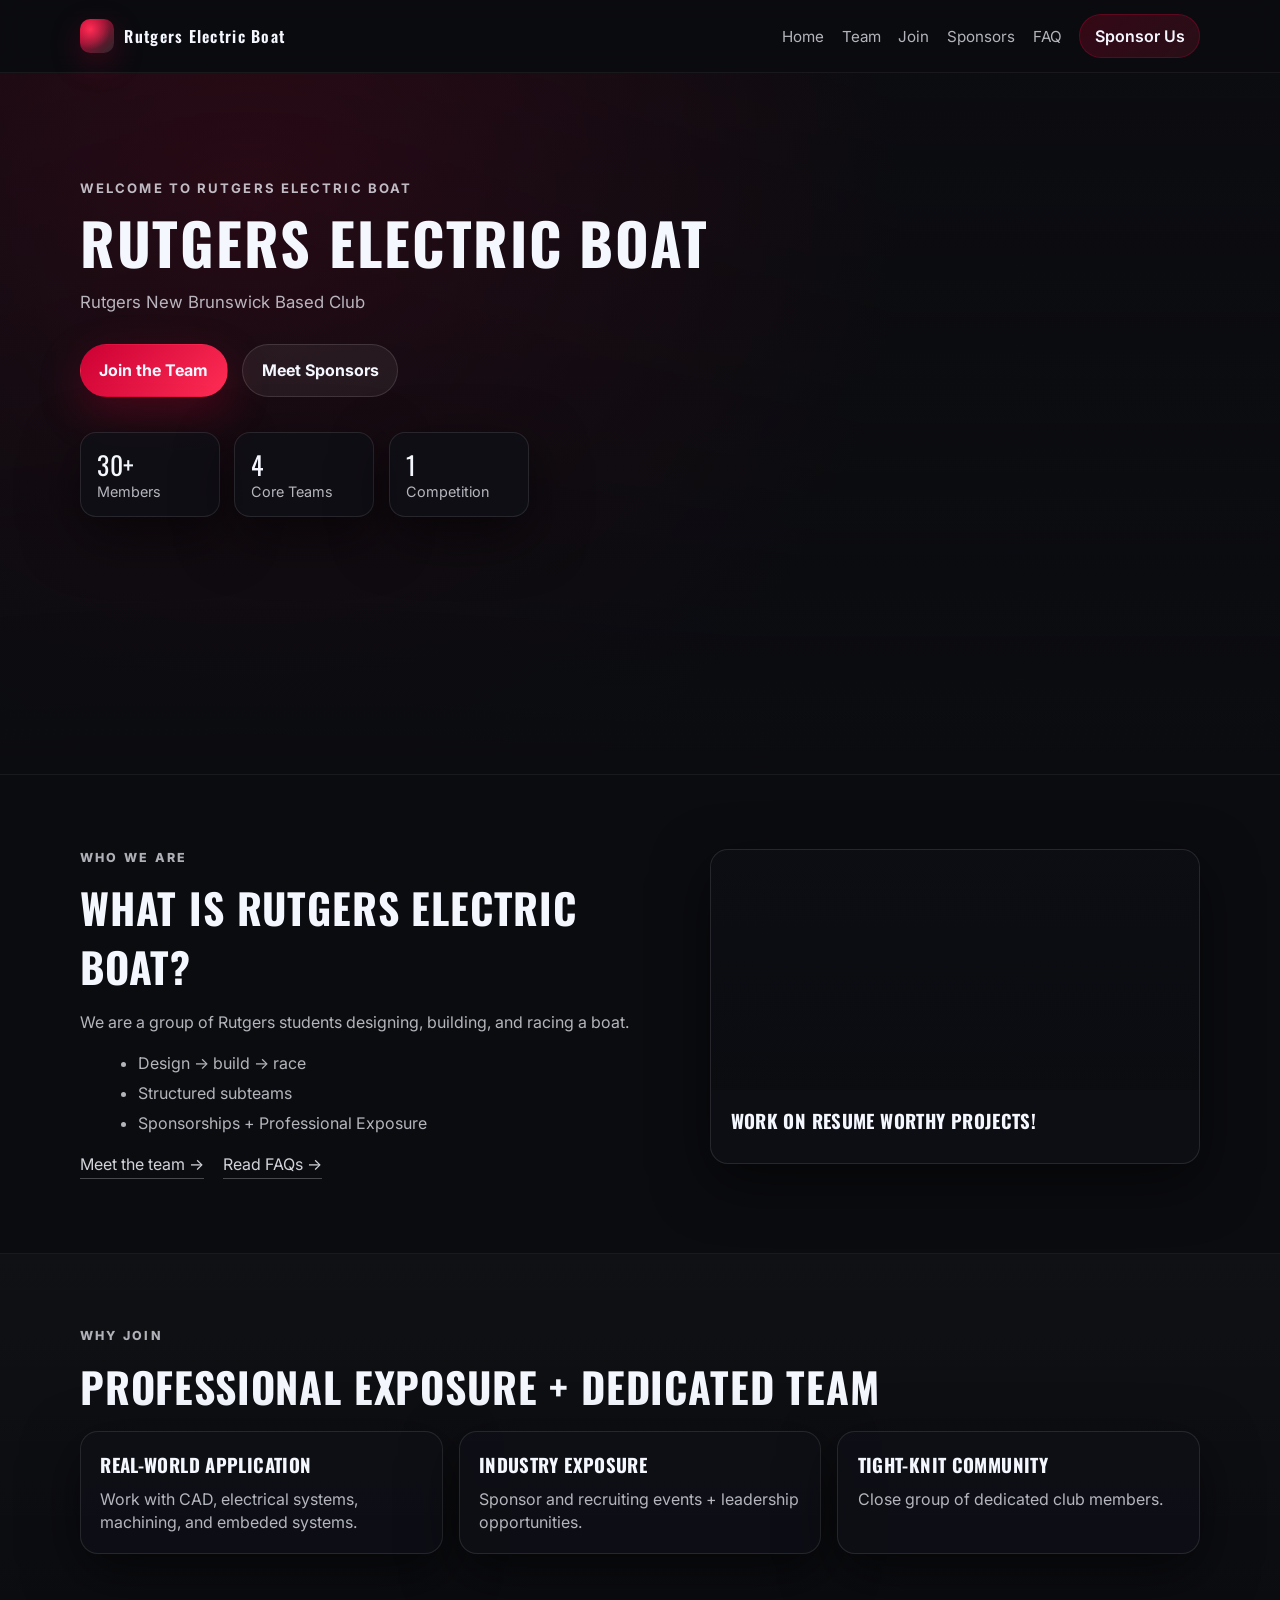
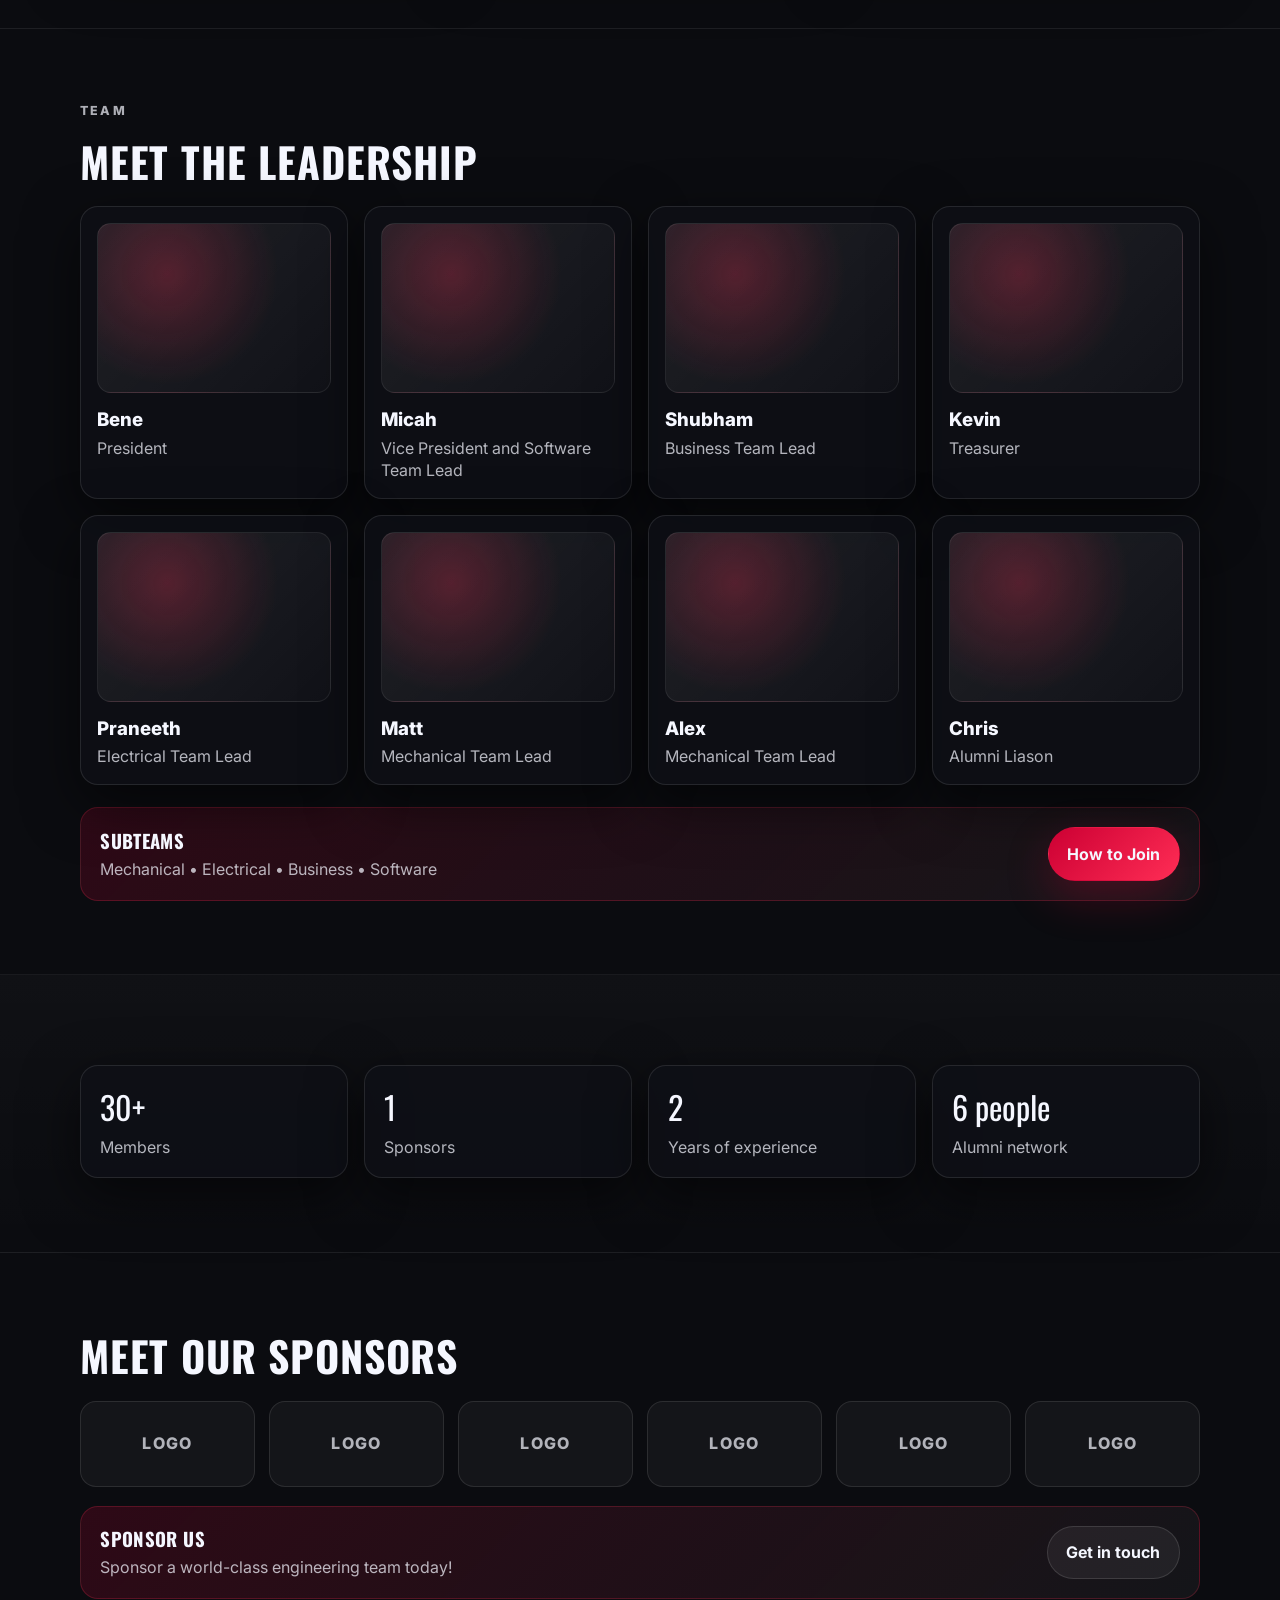
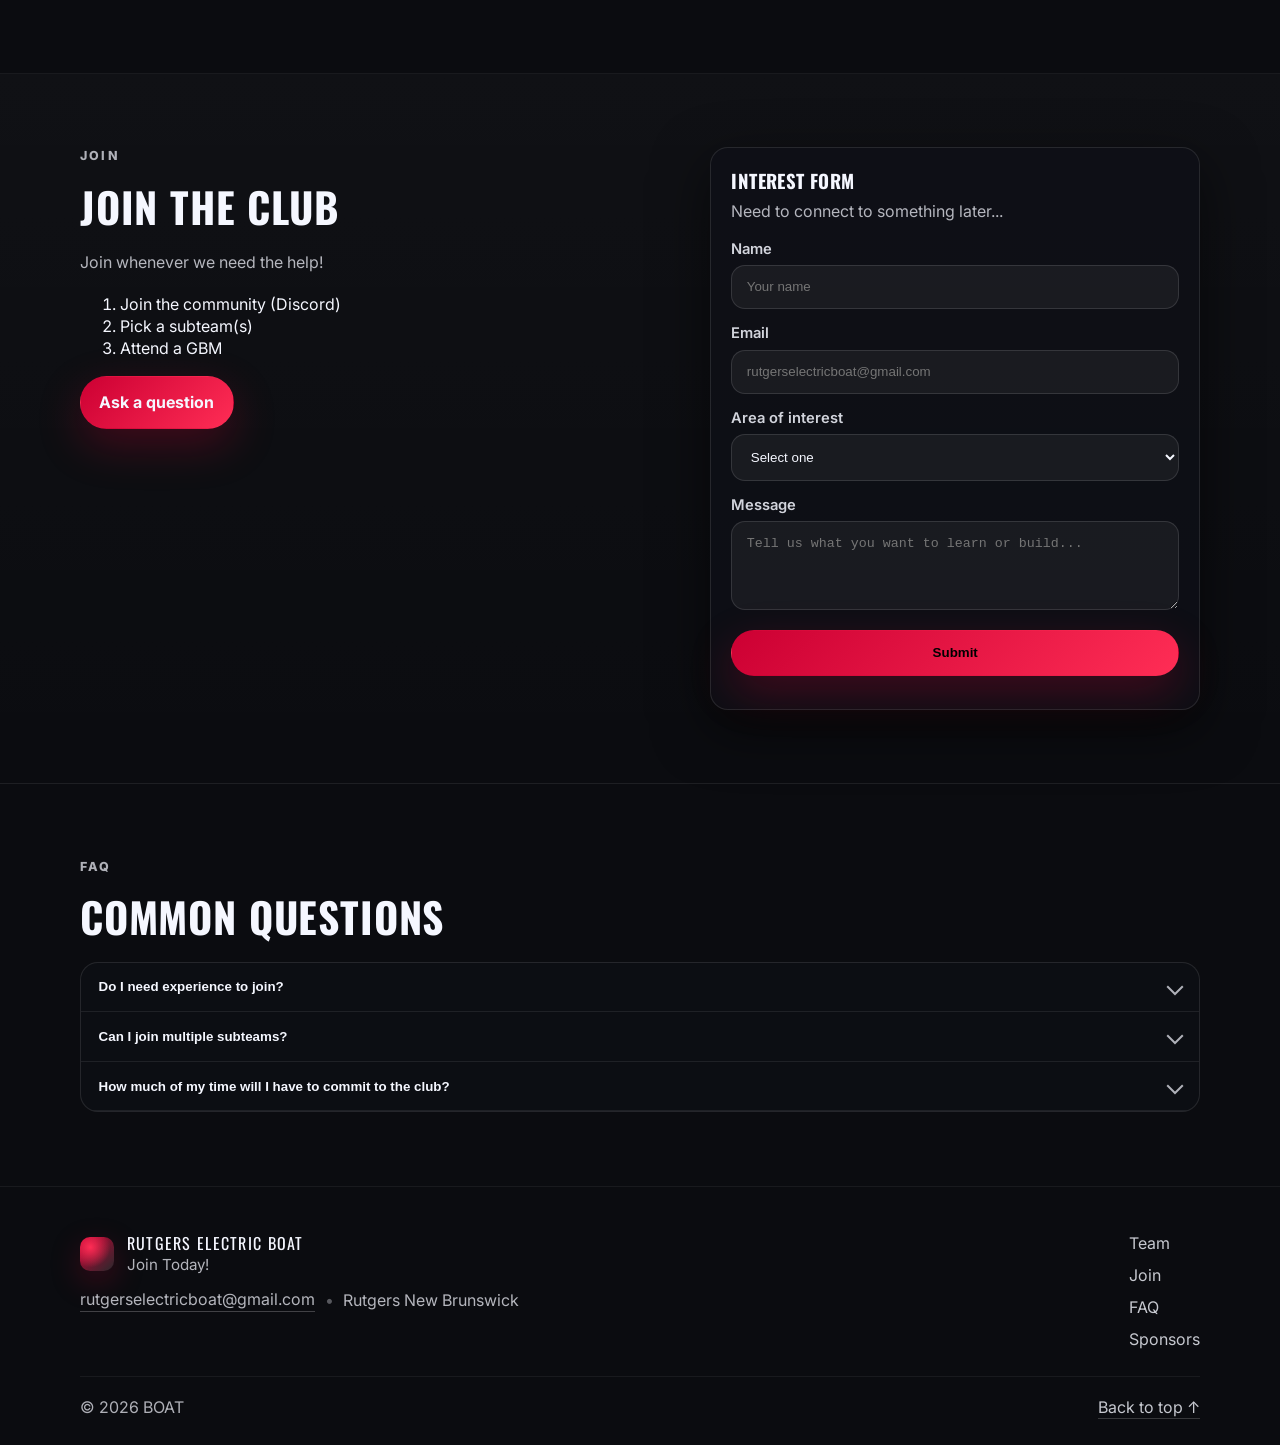
<file: index.html>
<!doctype html>
<html lang="en">
<head>
  <meta charset="utf-8" />
  <meta name="viewport" content="width=device-width,initial-scale=1" />
  <title>Rutgers Electric Boat</title>
  <meta name="description" content="Rutgers Electric Boat Club Website" />
  <link rel="preconnect" href="https://fonts.googleapis.com">
  <link rel="preconnect" href="https://fonts.gstatic.com" crossorigin>
  <!-- Similar feel: modern, condensed-ish headlines + clean body font -->
  <link href="https://fonts.googleapis.com/css2?family=Inter:wght@400;500;600;700&family=Oswald:wght@400;500;600;700&display=swap" rel="stylesheet">
  <link rel="stylesheet" href="styles.css" />
</head>

<body>
  <!-- Top Nav -->
  <header class="site-header" id="top">
    <div class="container nav">
      <a class="brand" href="#top" aria-label="Home">
        <!-- Replace with your logo -->
        <div class="brand-mark" aria-hidden="true"></div>
        <span class="brand-text">Rutgers Electric Boat</span>
      </a>

      <button class="nav-toggle" id="navToggle" aria-expanded="false" aria-controls="navMenu">
        <span class="sr-only">Open menu</span>
        <span class="burger" aria-hidden="true"></span>
      </button>

      <nav class="nav-menu" id="navMenu">
        <a href="#home" class="nav-link">Home</a>
        <a href="#team" class="nav-link">Team</a>
        <a href="#join" class="nav-link">Join</a>
        <a href="#sponsors" class="nav-link">Sponsors</a>
        <a href="#faq" class="nav-link">FAQ</a>
        <a href="#contact" class="nav-cta">Sponsor Us</a>
      </nav>
    </div>
  </header>

  <!-- Hero -->
  <main id="home">
    <section class="hero">
      <!-- Replace with your own high-res team image -->
      <div class="hero-bg" role="img" aria-label="Team background"></div>

      <div class="container hero-inner">
        <p class="kicker">Welcome to Rutgers Electric Boat</p>
        <h1 class="hero-title">Rutgers Electric Boat</h1>
        <p class="hero-subtitle">
          Rutgers New Brunswick Based Club
        </p>

        <div class="hero-actions">
          <a class="btn btn-primary" href="#join">Join the Team</a>
          <a class="btn btn-ghost" href="#sponsors">Meet Sponsors</a>
        </div>

        <div class="hero-badges" aria-label="highlights">
          <div class="badge">
            <div class="badge-num">30+</div>
            <div class="badge-label">Members</div>
          </div>
          <div class="badge">
            <div class="badge-num">4</div>
            <div class="badge-label">Core Teams</div>
          </div>
          <div class="badge">
            <div class="badge-num">1</div>
            <div class="badge-label">Competition</div>
          </div>
        </div>
      </div>

      <div class="hero-fade" aria-hidden="true"></div>
    </section>

    <!-- Vision -->
    <section class="section" id="vision">
      <div class="container two-col">
        <div>
          <p class="section-label">Who we are</p>
          <h2 class="section-title">What is Rutgers Electric Boat?</h2>
          <p class="section-lead">
            We are a group of Rutgers students designing, building, and racing a boat.
          </p>

          <ul class="bullets">
            <li>Design → build → race</li>
            <li>Structured subteams</li>
            <li>Sponsorships + Professional Exposure</li>
          </ul>

          <div class="mini-actions">
            <a class="text-link" href="#team">Meet the team →</a>
            <a class="text-link" href="#faq">Read FAQs →</a>
          </div>
        </div>

        <div class="media-card">
          <div class="media-card-img" role="img" aria-label="boat image"></div>
          <div class="media-card-body">
            <h3 class="media-card-title">Work on resume worthy projects!</h3>
            <p class="media-card-text">
               
            </p>
          </div>
        </div>
      </div>
    </section>

    <!-- Feature Cards -->
    <section class="section section-alt" id="why">
      <div class="container">
        <p class="section-label">WHY JOIN</p>
        <h2 class="section-title">Professional Exposure + Dedicated Team</h2>

        <div class="grid-3">
          <article class="card">
            <h3 class="card-title">Real-world application</h3>
            <p class="card-text">
              Work with CAD, electrical systems, machining, and embeded systems.
            </p>
          </article>

          <article class="card">
            <h3 class="card-title">Industry exposure</h3>
            <p class="card-text">
              Sponsor and recruiting events + leadership opportunities.
            </p>
          </article>

          <article class="card">
            <h3 class="card-title">Tight-knit community</h3>
            <p class="card-text">
              Close group of dedicated club members.
            </p>
          </article>
        </div>
      </div>
    </section>

    <!-- Team -->
    <section class="section" id="team">
      <div class="container">
        <p class="section-label">TEAM</p>
        <h2 class="section-title">Meet the leadership</h2>

        <div class="grid-4">
          <!-- Replace placeholders with real names/photos -->
          <article class="person">
            <div class="person-photo" aria-hidden="true"></div>
            <h3 class="person-name">Bene</h3>
            <p class="person-role">President</p>
          </article>

          <article class="person">
            <div class="person-photo" aria-hidden="true"></div>
            <h3 class="person-name">Micah</h3>
            <p class="person-role">Vice President and Software Team Lead</p>
          </article>

          <article class="person">
            <div class="person-photo" aria-hidden="true"></div>
            <h3 class="person-name">Shubham</h3>
            <p class="person-role">Business Team Lead</p>
          </article>

          <article class="person">
            <div class="person-photo" aria-hidden="true"></div>
            <h3 class="person-name">Kevin</h3>
            <p class="person-role">Treasurer</p>
          </article>

          <article class="person">
            <div class="person-photo" aria-hidden="true"></div>
            <h3 class="person-name">Praneeth</h3>
            <p class="person-role">Electrical Team Lead</p>
          </article>

          <article class="person">
            <div class="person-photo" aria-hidden="true"></div>
            <h3 class="person-name">Matt</h3>
            <p class="person-role">Mechanical Team Lead</p>
          </article>

          <article class="person">
            <div class="person-photo" aria-hidden="true"></div>
            <h3 class="person-name">Alex</h3>
            <p class="person-role">Mechanical Team Lead</p>
          </article>

          <article class="person">
            <div class="person-photo" aria-hidden="true"></div>
            <h3 class="person-name">Chris</h3>
            <p class="person-role">Alumni Liason</p>
          </article>
        </div>

        <div class="callout">
          <div>
            <h3 class="callout-title">Subteams</h3>
            <p class="callout-text">
              Mechanical • Electrical • Business • Software 
            </p>
          </div>
          <a class="btn btn-primary" href="#join">How to Join</a>
        </div>
      </div>
    </section>

    <!-- Numbers -->
    <section class="section section-alt" id="numbers">
      <div class="container">
        <!--<p class="section-label">Change this title</p>
        <h2 class="section-title">A-Team.</h2>-->

        <div class="stats">
          <div class="stat">
            <div class="stat-num">30+</div>
            <div class="stat-label">Members</div>
          </div>
          <div class="stat">
            <div class="stat-num">1</div>
            <div class="stat-label">Sponsors</div>
          </div>
          <div class="stat">
            <div class="stat-num">2</div>
            <div class="stat-label">Years of experience</div>
          </div>
          <div class="stat">
            <div class="stat-num">6 people</div>
            <div class="stat-label">Alumni network</div>
          </div>
        </div>
      </div>
    </section>

    <!-- Sponsors -->
    <section class="section" id="sponsors">
      <div class="container">
        <h2 class="section-title">Meet Our Sponsors</h2>

        <div class="logo-grid" aria-label="Sponsor logos">
          <!-- Replace with real logos (SVG/PNG) -->
          <div class="logo-tile">LOGO</div>
          <div class="logo-tile">LOGO</div>
          <div class="logo-tile">LOGO</div>
          <div class="logo-tile">LOGO</div>
          <div class="logo-tile">LOGO</div>
          <div class="logo-tile">LOGO</div>
        </div>

        <div class="callout callout-tight">
          <div>
            <h3 class="callout-title">Sponsor us</h3>
            <p class="callout-text">
              Sponsor a world-class engineering team today!
            </p>
          </div>
          <a class="btn btn-ghost" href="#contact">Get in touch</a>
        </div>
      </div>
    </section>

    <!-- Join -->
    <section class="section section-alt" id="join">
      <div class="container two-col">
        <div>
          <p class="section-label">JOIN</p>
          <h2 class="section-title">Join the club</h2>
          <p class="section-lead">
            Join whenever we need the help!
          </p>

          <ol class="steps">
            <li><span class="step-num"></span> Join the community (Discord)</li>
            <li><span class="step-num"></span> Pick a subteam(s)</li>
            <li><span class="step-num"></span> Attend a GBM</li>
          </ol>

          <a class="btn btn-primary" href="#contact">Ask a question</a>
        </div>

        <div class="form-card" aria-label="Interest form">
          <h3 class="form-title">Interest Form</h3>
          <p class="form-text"> Need to connect to something later...</p>

          <form id="interestForm">
            <label class="field">
              <span>Name</span>
              <input name="name" type="text" placeholder="Your name" required />
            </label>

            <label class="field">
              <span>Email</span>
              <input name="email" type="email" placeholder="rutgerselectricboat@gmail.com" required />
            </label>

            <label class="field">
              <span>Area of interest</span>
              <select name="interest" required>
                <option value="" disabled selected>Select one</option>
                <option>Mechanical</option>
                <option>Business</option>
                <option>Electrical</option>
                <option>Software</option>
              </select>
            </label>

            <label class="field">
              <span>Message</span>
              <textarea name="message" rows="4" placeholder="Tell us what you want to learn or build..."></textarea>
            </label>

            <button class="btn btn-primary btn-full" type="submit">Submit</button>
            <p class="form-note" id="formNote" role="status" aria-live="polite"></p>
          </form>
        </div>
      </div>
    </section>

    <!-- FAQ -->
    <section class="section" id="faq">
      <div class="container">
        <p class="section-label">FAQ</p>
        <h2 class="section-title">Common questions</h2>

        <div class="accordion" data-accordion>
          <button class="acc-item" aria-expanded="false">
            <span>Do I need experience to join?</span>
            <span class="acc-icon" aria-hidden="true"></span>
          </button>
          <div class="acc-panel" hidden>
            No! Students of all experience levels are encouraged to join.
          </div>

          <button class="acc-item" aria-expanded="false">
            <span>Can I join multiple subteams?</span>
            <span class="acc-icon" aria-hidden="true"></span>
          </button>
          <div class="acc-panel" hidden>
            Yes! We recommend starting with only one.
          </div>

          <button class="acc-item" aria-expanded="false">
            <span>How much of my time will I have to commit to the club?</span>
            <span class="acc-icon" aria-hidden="true"></span>
          </button>
          <div class="acc-panel" hidden>
            Only as much time as you feel you are able to commit!
          </div>
        </div>
      </div>
    </section>

    <!-- Footer -->
    <footer class="footer" id="contact">
      <div class="container footer-inner">
        <div>
          <div class="footer-brand">
            <div class="brand-mark" aria-hidden="true"></div>
            <div>
              <div class="footer-title">Rutgers Electric Boat</div>
              <div class="footer-sub">Join Today!</div>
            </div>
          </div>

          <div class="footer-contact">
            <a href="mailto:team@email.com" class="footer-link">rutgerselectricboat@gmail.com</a>
            <span class="dot" aria-hidden="true">•</span>
            <span>Rutgers New Brunswick</span>
          </div>
        </div>

        <div class="footer-links">
          <a href="#team">Team</a>
          <a href="#join">Join</a>
          <a href="#faq">FAQ</a>
          <a href="#sponsors">Sponsors</a>
        </div>
      </div>

      <div class="container footer-bottom">
        <span>© <span id="year"></span> BOAT</span>
        <a class="to-top" href="#top">Back to top ↑</a>
      </div>
    </footer>
  </main>

  <script src="/script.js"></script>
</body>
</html>
</file>
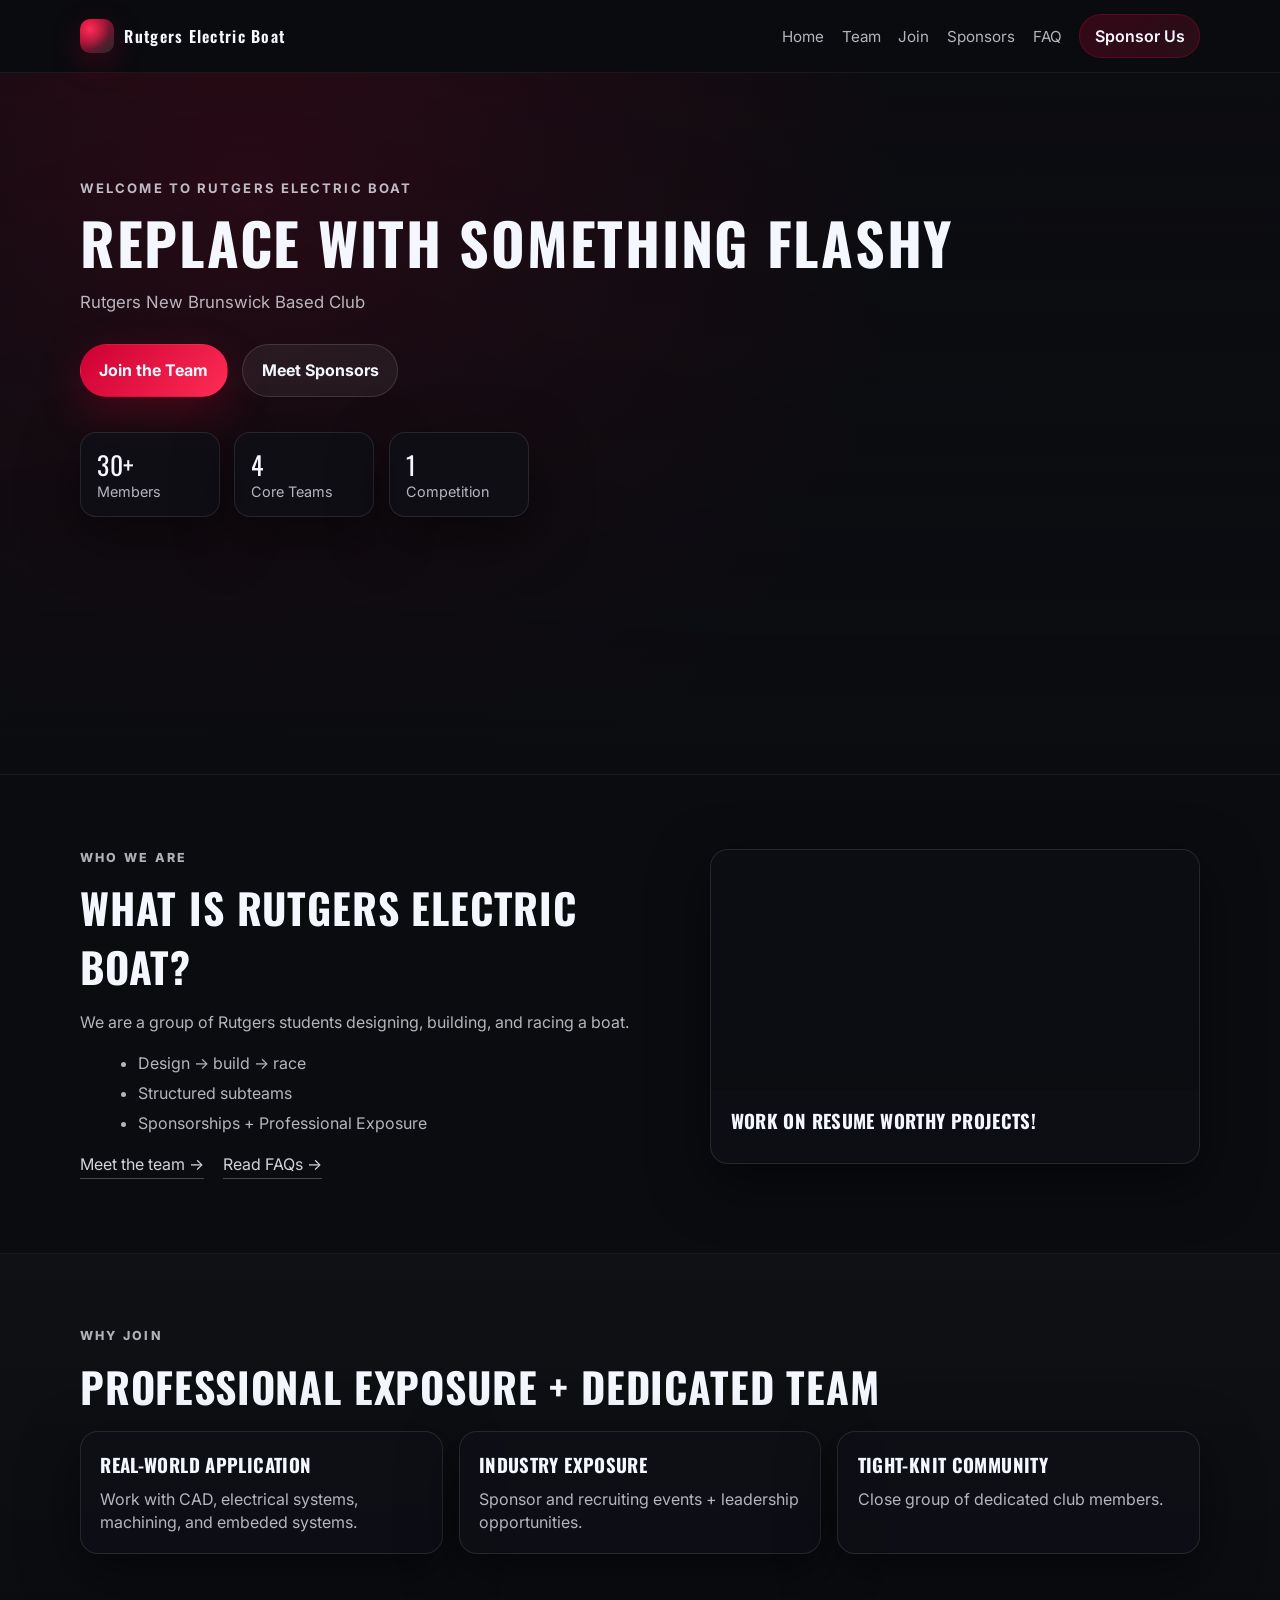
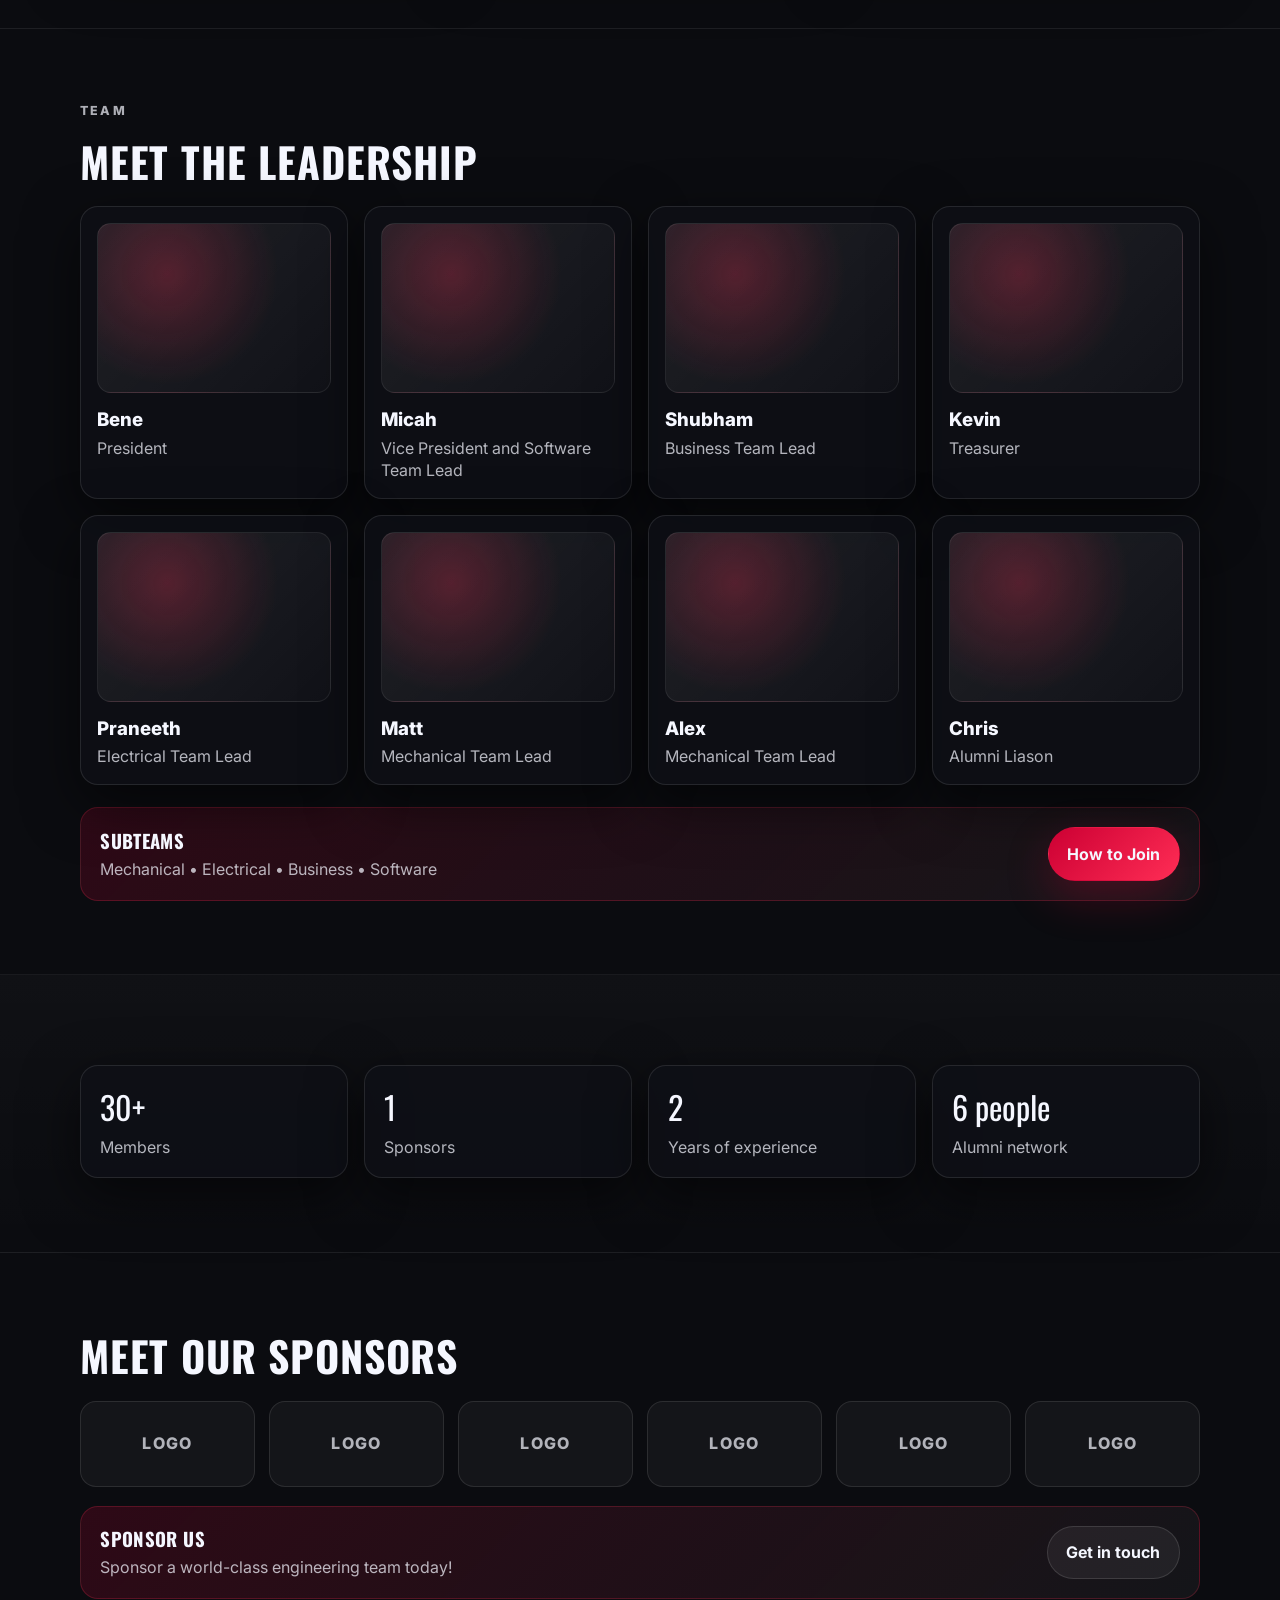
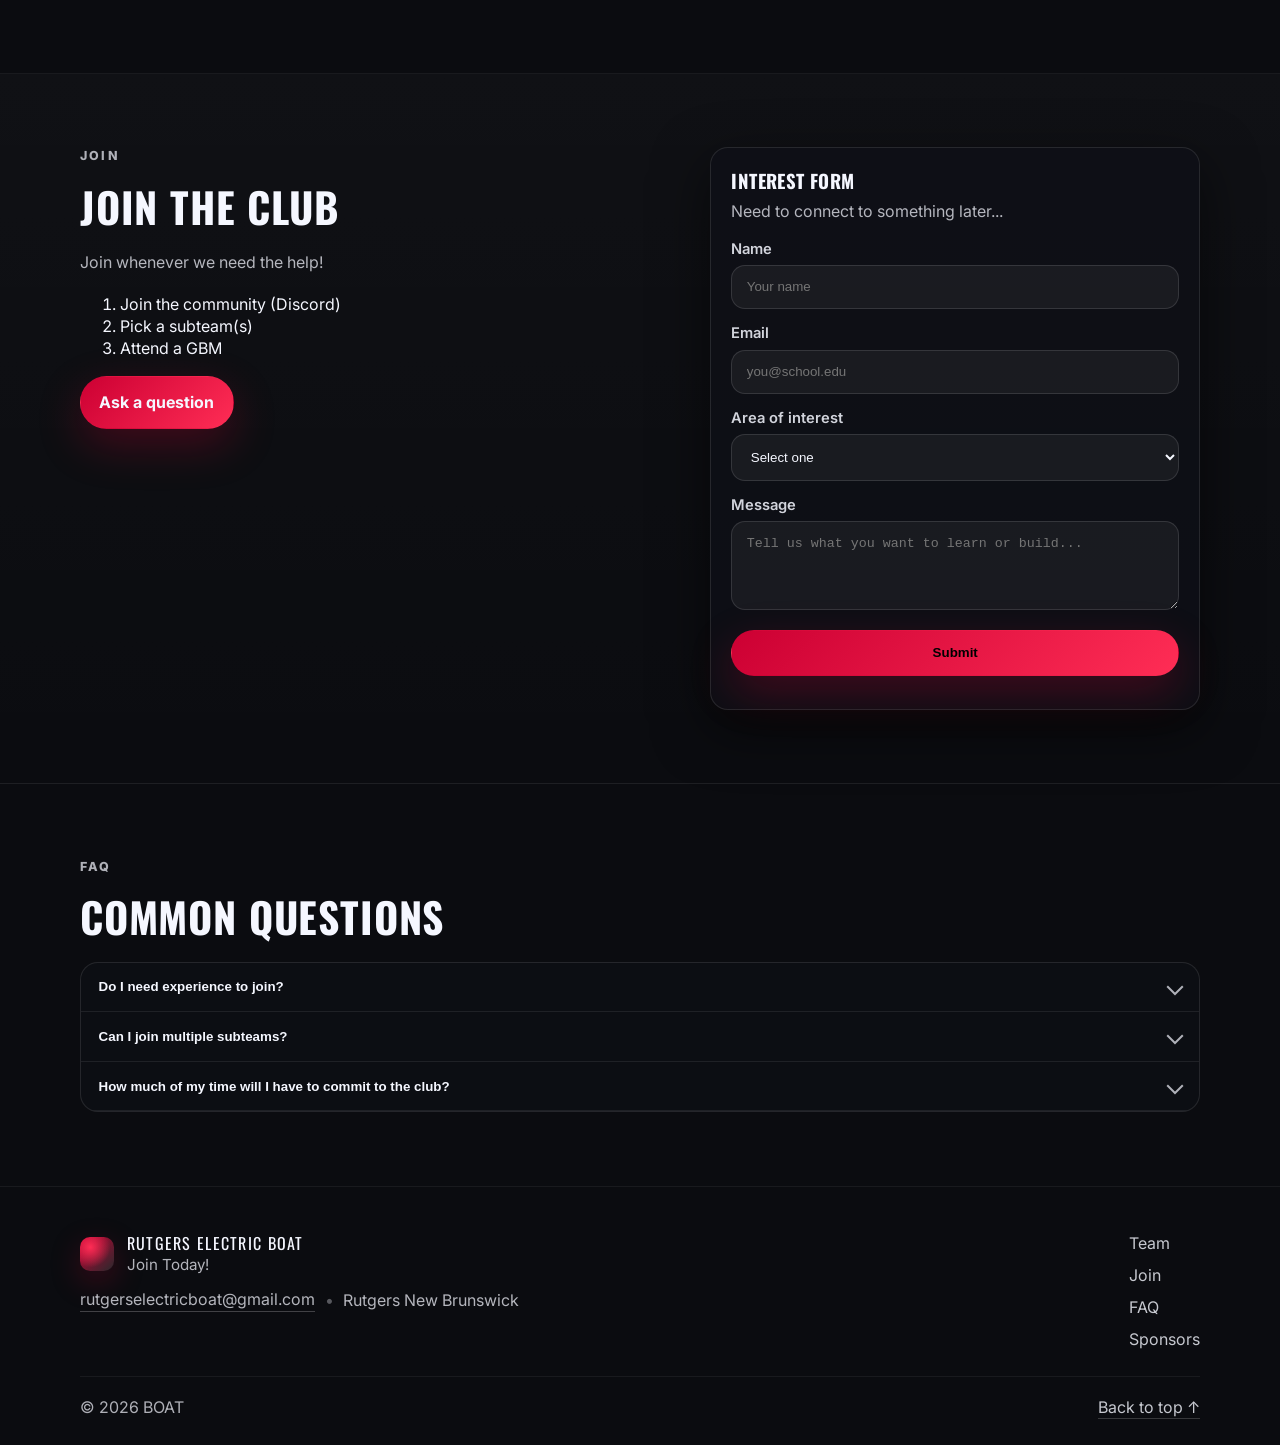
<file: src/html/index.html>
<!doctype html>
<html lang="en">
<head>
  <meta charset="utf-8" />
  <meta name="viewport" content="width=device-width,initial-scale=1" />
  <title>Team / Club Template</title>
  <meta name="description" content="A bold motorsport-style team website template." />
  <link rel="preconnect" href="https://fonts.googleapis.com">
  <link rel="preconnect" href="https://fonts.gstatic.com" crossorigin>
  <!-- Similar feel: modern, condensed-ish headlines + clean body font -->
  <link href="https://fonts.googleapis.com/css2?family=Inter:wght@400;500;600;700&family=Oswald:wght@400;500;600;700&display=swap" rel="stylesheet">
  <link rel="stylesheet" href="../css/style.css" />
</head>

<body>
  <!-- Top Nav -->
  <header class="site-header" id="top">
    <div class="container nav">
      <a class="brand" href="#top" aria-label="Home">
        <!-- Replace with your logo -->
        <div class="brand-mark" aria-hidden="true"></div>
        <span class="brand-text">Rutgers Electric Boat</span>
      </a>

      <button class="nav-toggle" id="navToggle" aria-expanded="false" aria-controls="navMenu">
        <span class="sr-only">Open menu</span>
        <span class="burger" aria-hidden="true"></span>
      </button>

      <nav class="nav-menu" id="navMenu">
        <a href="#home" class="nav-link">Home</a>
        <a href="#team" class="nav-link">Team</a>
        <a href="#join" class="nav-link">Join</a>
        <a href="#sponsors" class="nav-link">Sponsors</a>
        <a href="#faq" class="nav-link">FAQ</a>
        <a href="#contact" class="nav-cta">Sponsor Us</a>
      </nav>
    </div>
  </header>

  <!-- Hero -->
  <main id="home">
    <section class="hero">
      <!-- Replace with your own high-res team image -->
      <div class="hero-bg" role="img" aria-label="Team and car photo background"></div>

      <div class="container hero-inner">
        <p class="kicker">Welcome to Rutgers Electric Boat</p>
        <h1 class="hero-title">Replace with something flashy</h1>
        <p class="hero-subtitle">
          Rutgers New Brunswick Based Club
        </p>

        <div class="hero-actions">
          <a class="btn btn-primary" href="#join">Join the Team</a>
          <a class="btn btn-ghost" href="#sponsors">Meet Sponsors</a>
        </div>

        <div class="hero-badges" aria-label="Quick highlights">
          <div class="badge">
            <div class="badge-num">30+</div>
            <div class="badge-label">Members</div>
          </div>
          <div class="badge">
            <div class="badge-num">4</div>
            <div class="badge-label">Core Teams</div>
          </div>
          <div class="badge">
            <div class="badge-num">1</div>
            <div class="badge-label">Competition</div>
          </div>
        </div>
      </div>

      <div class="hero-fade" aria-hidden="true"></div>
    </section>

    <!-- Vision -->
    <section class="section" id="vision">
      <div class="container two-col">
        <div>
          <p class="section-label">Who we are</p>
          <h2 class="section-title">What is Rutgers Electric Boat?</h2>
          <p class="section-lead">
            We are a group of Rutgers students designing, building, and racing a boat.
          </p>

          <ul class="bullets">
            <li>Design → build → race</li>
            <li>Structured subteams</li>
            <li>Sponsorships + Professional Exposure</li>
          </ul>

          <div class="mini-actions">
            <a class="text-link" href="#team">Meet the team →</a>
            <a class="text-link" href="#faq">Read FAQs →</a>
          </div>
        </div>

        <div class="media-card">
          <div class="media-card-img" role="img" aria-label="Workshop / car image"></div>
          <div class="media-card-body">
            <h3 class="media-card-title">Work on resume worthy projects!</h3>
            <p class="media-card-text">
               
            </p>
          </div>
        </div>
      </div>
    </section>

    <!-- Feature Cards -->
    <section class="section section-alt" id="why">
      <div class="container">
        <p class="section-label">WHY JOIN</p>
        <h2 class="section-title">Professional Exposure + Dedicated Team</h2>

        <div class="grid-3">
          <article class="card">
            <h3 class="card-title">Real-world application</h3>
            <p class="card-text">
              Work with CAD, electrical systems, machining, and embeded systems.
            </p>
          </article>

          <article class="card">
            <h3 class="card-title">Industry exposure</h3>
            <p class="card-text">
              Sponsor and recruiting events + leadership opportunities.
            </p>
          </article>

          <article class="card">
            <h3 class="card-title">Tight-knit community</h3>
            <p class="card-text">
              Close group of dedicated club members.
            </p>
          </article>
        </div>
      </div>
    </section>

    <!-- Team -->
    <section class="section" id="team">
      <div class="container">
        <p class="section-label">TEAM</p>
        <h2 class="section-title">Meet the leadership</h2>

        <div class="grid-4">
          <!-- Replace placeholders with real names/photos -->
          <article class="person">
            <div class="person-photo" aria-hidden="true"></div>
            <h3 class="person-name">Bene</h3>
            <p class="person-role">President</p>
          </article>

          <article class="person">
            <div class="person-photo" aria-hidden="true"></div>
            <h3 class="person-name">Micah</h3>
            <p class="person-role">Vice President and Software Team Lead</p>
          </article>

          <article class="person">
            <div class="person-photo" aria-hidden="true"></div>
            <h3 class="person-name">Shubham</h3>
            <p class="person-role">Business Team Lead</p>
          </article>

          <article class="person">
            <div class="person-photo" aria-hidden="true"></div>
            <h3 class="person-name">Kevin</h3>
            <p class="person-role">Treasurer</p>
          </article>

          <article class="person">
            <div class="person-photo" aria-hidden="true"></div>
            <h3 class="person-name">Praneeth</h3>
            <p class="person-role">Electrical Team Lead</p>
          </article>

          <article class="person">
            <div class="person-photo" aria-hidden="true"></div>
            <h3 class="person-name">Matt</h3>
            <p class="person-role">Mechanical Team Lead</p>
          </article>

          <article class="person">
            <div class="person-photo" aria-hidden="true"></div>
            <h3 class="person-name">Alex</h3>
            <p class="person-role">Mechanical Team Lead</p>
          </article>

          <article class="person">
            <div class="person-photo" aria-hidden="true"></div>
            <h3 class="person-name">Chris</h3>
            <p class="person-role">Alumni Liason</p>
          </article>
        </div>

        <div class="callout">
          <div>
            <h3 class="callout-title">Subteams</h3>
            <p class="callout-text">
              Mechanical • Electrical • Business • Software 
            </p>
          </div>
          <a class="btn btn-primary" href="#join">How to Join</a>
        </div>
      </div>
    </section>

    <!-- Numbers -->
    <section class="section section-alt" id="numbers">
      <div class="container">
        <!--<p class="section-label">Change this title</p>
        <h2 class="section-title">A-Team.</h2>-->

        <div class="stats">
          <div class="stat">
            <div class="stat-num">30+</div>
            <div class="stat-label">Members</div>
          </div>
          <div class="stat">
            <div class="stat-num">1</div>
            <div class="stat-label">Sponsors</div>
          </div>
          <div class="stat">
            <div class="stat-num">2</div>
            <div class="stat-label">Years of experience</div>
          </div>
          <div class="stat">
            <div class="stat-num">6 people</div>
            <div class="stat-label">Alumni network</div>
          </div>
        </div>
      </div>
    </section>

    <!-- Sponsors -->
    <section class="section" id="sponsors">
      <div class="container">
        <h2 class="section-title">Meet Our Sponsors</h2>

        <div class="logo-grid" aria-label="Sponsor logos">
          <!-- Replace with real logos (SVG/PNG) -->
          <div class="logo-tile">LOGO</div>
          <div class="logo-tile">LOGO</div>
          <div class="logo-tile">LOGO</div>
          <div class="logo-tile">LOGO</div>
          <div class="logo-tile">LOGO</div>
          <div class="logo-tile">LOGO</div>
        </div>

        <div class="callout callout-tight">
          <div>
            <h3 class="callout-title">Sponsor us</h3>
            <p class="callout-text">
              Sponsor a world-class engineering team today!
            </p>
          </div>
          <a class="btn btn-ghost" href="#contact">Get in touch</a>
        </div>
      </div>
    </section>

    <!-- Join -->
    <section class="section section-alt" id="join">
      <div class="container two-col">
        <div>
          <p class="section-label">JOIN</p>
          <h2 class="section-title">Join the club</h2>
          <p class="section-lead">
            Join whenever we need the help!
          </p>

          <ol class="steps">
            <li><span class="step-num"></span> Join the community (Discord)</li>
            <li><span class="step-num"></span> Pick a subteam(s)</li>
            <li><span class="step-num"></span> Attend a GBM</li>
          </ol>

          <a class="btn btn-primary" href="#contact">Ask a question</a>
        </div>

        <div class="form-card" aria-label="Interest form">
          <h3 class="form-title">Interest Form</h3>
          <p class="form-text"> Need to connect to something later...</p>

          <form id="interestForm">
            <label class="field">
              <span>Name</span>
              <input name="name" type="text" placeholder="Your name" required />
            </label>

            <label class="field">
              <span>Email</span>
              <input name="email" type="email" placeholder="you@school.edu" required />
            </label>

            <label class="field">
              <span>Area of interest</span>
              <select name="interest" required>
                <option value="" disabled selected>Select one</option>
                <option>Mechanical</option>
                <option>Business</option>
                <option>Electrical</option>
                <option>Software</option>
              </select>
            </label>

            <label class="field">
              <span>Message</span>
              <textarea name="message" rows="4" placeholder="Tell us what you want to learn or build..."></textarea>
            </label>

            <button class="btn btn-primary btn-full" type="submit">Submit</button>
            <p class="form-note" id="formNote" role="status" aria-live="polite"></p>
          </form>
        </div>
      </div>
    </section>

    <!-- FAQ -->
    <section class="section" id="faq">
      <div class="container">
        <p class="section-label">FAQ</p>
        <h2 class="section-title">Common questions</h2>

        <div class="accordion" data-accordion>
          <button class="acc-item" aria-expanded="false">
            <span>Do I need experience to join?</span>
            <span class="acc-icon" aria-hidden="true"></span>
          </button>
          <div class="acc-panel" hidden>
            No! Students of all experience levels are encouraged to join.
          </div>

          <button class="acc-item" aria-expanded="false">
            <span>Can I join multiple subteams?</span>
            <span class="acc-icon" aria-hidden="true"></span>
          </button>
          <div class="acc-panel" hidden>
            Yes! We recommend starting with only one.
          </div>

          <button class="acc-item" aria-expanded="false">
            <span>How much of my time will I have to commit to the club?</span>
            <span class="acc-icon" aria-hidden="true"></span>
          </button>
          <div class="acc-panel" hidden>
            Only as much time as you feel you are able to commit!
          </div>
        </div>
      </div>
    </section>

    <!-- Footer -->
    <footer class="footer" id="contact">
      <div class="container footer-inner">
        <div>
          <div class="footer-brand">
            <div class="brand-mark" aria-hidden="true"></div>
            <div>
              <div class="footer-title">Rutgers Electric Boat</div>
              <div class="footer-sub">Join Today!</div>
            </div>
          </div>

          <div class="footer-contact">
            <a href="mailto:team@email.com" class="footer-link">rutgerselectricboat@gmail.com</a>
            <span class="dot" aria-hidden="true">•</span>
            <span>Rutgers New Brunswick</span>
          </div>
        </div>

        <div class="footer-links">
          <a href="#team">Team</a>
          <a href="#join">Join</a>
          <a href="#faq">FAQ</a>
          <a href="#sponsors">Sponsors</a>
        </div>
      </div>

      <div class="container footer-bottom">
        <span>© <span id="year"></span> BOAT</span>
        <a class="to-top" href="#top">Back to top ↑</a>
      </div>
    </footer>
  </main>

  <script src="../js/script.js"></script>
</body>
</html>
</file>
<file: styles.css>
:root{
  --bg: #0b0c10;
  --panel: #0f1117;
  --text: #f5f7ff;
  --muted: rgba(245,247,255,0.72);
  --soft: rgba(245,247,255,0.10);
  --soft2: rgba(245,247,255,0.16);

  /* “Scarlet-ish” accent without copying any assets */
  --accent: #cc0033;
  --accent2: #ff2d55;

  --max: 1120px;
  --radius: 18px;

  --shadow: 0 18px 55px rgba(0,0,0,.55);
}

*{ box-sizing: border-box; }
html{ scroll-behavior: smooth; }
body{
  margin:0;
  background: var(--bg);
  color: var(--text);
  font-family: Inter, system-ui, -apple-system, Segoe UI, Roboto, Arial, sans-serif;
  line-height: 1.4;
}

a{ color: inherit; text-decoration: none; }
img{ max-width: 100%; display:block; }
.sr-only{
  position:absolute; width:1px; height:1px; padding:0; margin:-1px; overflow:hidden;
  clip: rect(0,0,0,0); border:0;
}

.container{
  width: min(var(--max), calc(100% - 2rem));
  margin: 0 auto;
}

/* Header / Nav */
.site-header{
  position: sticky;
  top: 0;
  z-index: 50;
  background: rgba(11,12,16,0.65);
  backdrop-filter: blur(10px);
  border-bottom: 1px solid rgba(255,255,255,0.06);
}
.nav{
  display:flex;
  align-items:center;
  justify-content: space-between;
  padding: 0.9rem 0;
  gap: 1rem;
}
.brand{
  display:flex;
  align-items:center;
  gap: 0.65rem;
}
.brand-mark{
  width: 34px;
  height: 34px;
  border-radius: 10px;
  background:
    radial-gradient(circle at 30% 30%, var(--accent2), transparent 60%),
    linear-gradient(135deg, var(--accent), rgba(255,255,255,0.12));
  box-shadow: 0 10px 30px rgba(204,0,51,0.25);
}
.brand-text{
  font-family: Oswald, Inter, sans-serif;
  letter-spacing: 0.08em;
  font-weight: 600;
}

.nav-menu{
  display:flex;
  align-items:center;
  gap: 1.1rem;
}
.nav-link{
  color: var(--muted);
  font-size: 0.95rem;
}
.nav-link:hover{ color: var(--text); }

.nav-cta{
  display:inline-flex;
  align-items:center;
  padding: 0.6rem 0.9rem;
  border-radius: 999px;
  background: linear-gradient(135deg, rgba(204,0,51,0.22), rgba(255,45,85,0.12));
  border: 1px solid rgba(204,0,51,0.30);
  color: var(--text);
  font-weight: 600;
}
.nav-cta:hover{
  border-color: rgba(255,45,85,0.55);
  box-shadow: 0 12px 35px rgba(204,0,51,0.20);
}

/* Mobile nav */
.nav-toggle{
  display:none;
  background: transparent;
  border: 1px solid rgba(255,255,255,0.10);
  border-radius: 12px;
  padding: 0.6rem 0.7rem;
  color: var(--text);
}
.burger{
  width: 22px;
  height: 2px;
  display:block;
  background: var(--text);
  position: relative;
}
.burger::before,
.burger::after{
  content:"";
  position:absolute;
  left:0;
  width: 22px;
  height: 2px;
  background: var(--text);
}
.burger::before{ top:-7px; }
.burger::after{ top:7px; }

/* Hero */
.hero{
  position: relative;
  min-height: 78vh;
  display:flex;
  align-items: stretch;
  overflow:hidden;
  border-bottom: 1px solid rgba(255,255,255,0.06);
}
.hero-bg{
  position:absolute;
  inset:0;
  background:
    linear-gradient(180deg, rgba(11,12,16,0.35), rgba(11,12,16,0.90)),
    radial-gradient(circle at 20% 20%, rgba(204,0,51,0.25), transparent 55%),
    url("https://images.unsplash.com/photo-1519581242113-61c2c6f7a901?auto=format&fit=crop&w=2400&q=70");
  background-size: cover;
  background-position: center;
  filter: saturate(1.05);
  transform: scale(1.02);
}
.hero-fade{
  position:absolute;
  inset:auto 0 0 0;
  height: 140px;
  background: linear-gradient(180deg, transparent, var(--bg));
}
.hero-inner{
  position: relative;
  padding: 6.6rem 0 3.4rem;
}
.kicker{
  color: rgba(245,247,255,0.75);
  letter-spacing: 0.16em;
  font-weight: 700;
  font-size: 0.82rem;
  text-transform: uppercase;
  margin: 0 0 1rem;
}
.hero-title{
  font-family: Oswald, Inter, sans-serif;
  text-transform: uppercase;
  letter-spacing: 0.03em;
  font-weight: 700;
  font-size: clamp(2.4rem, 4.5vw, 4.2rem);
  line-height: 1.02;
  margin: 0;
}
.hero-subtitle{
  max-width: 56ch;
  color: var(--muted);
  font-size: 1.05rem;
  margin: 1.2rem 0 1.8rem;
}

.hero-actions{
  display:flex;
  gap: 0.9rem;
  flex-wrap: wrap;
  margin-bottom: 2.2rem;
}

/* Buttons */
.btn{
  display:inline-flex;
  align-items:center;
  justify-content:center;
  border-radius: 999px;
  padding: 0.9rem 1.15rem;
  font-weight: 700;
  border: 1px solid transparent;
  transition: transform .12s ease, box-shadow .12s ease, border-color .12s ease;
  cursor:pointer;
}
.btn:active{ transform: translateY(1px); }

.btn-primary{
  background: linear-gradient(135deg, var(--accent), var(--accent2));
  box-shadow: 0 16px 44px rgba(204,0,51,0.28);
}
.btn-primary:hover{
  box-shadow: 0 20px 60px rgba(255,45,85,0.25);
}

.btn-ghost{
  background: rgba(255,255,255,0.06);
  border-color: rgba(255,255,255,0.12);
}
.btn-ghost:hover{
  border-color: rgba(255,255,255,0.22);
}

.btn-full{ width: 100%; }

/* Badges */
.hero-badges{
  display:flex;
  gap: 0.9rem;
  flex-wrap: wrap;
}
.badge{
  background: rgba(15,17,23,0.70);
  border: 1px solid rgba(255,255,255,0.10);
  border-radius: 16px;
  padding: 0.85rem 1rem;
  min-width: 140px;
  box-shadow: var(--shadow);
}
.badge-num{
  font-family: Oswald, Inter, sans-serif;
  font-size: 1.6rem;
  letter-spacing: 0.02em;
}
.badge-label{
  color: var(--muted);
  font-size: 0.9rem;
}

/* Sections */
.section{
  padding: 4.6rem 0;
}
.section-alt{
  background: linear-gradient(180deg, rgba(255,255,255,0.02), transparent);
  border-top: 1px solid rgba(255,255,255,0.06);
  border-bottom: 1px solid rgba(255,255,255,0.06);
}
.section-label{
  color: rgba(245,247,255,0.70);
  text-transform: uppercase;
  letter-spacing: 0.18em;
  font-weight: 800;
  font-size: 0.78rem;
  margin: 0 0 0.75rem;
}
.section-title{
  font-family: Oswald, Inter, sans-serif;
  text-transform: uppercase;
  letter-spacing: 0.02em;
  font-size: clamp(1.8rem, 3.3vw, 2.6rem);
  margin: 0 0 1rem;
}
.section-lead{
  color: var(--muted);
  max-width: 60ch;
  margin: 0 0 1.2rem;
}

.two-col{
  display:grid;
  grid-template-columns: 1.1fr 0.9fr;
  gap: 2rem;
  align-items: start;
}

/* Lists */
.bullets{
  margin: 0 0 1.2rem 1.1rem;
  color: var(--muted);
}
.bullets li{ margin: 0.45rem 0; }

.mini-actions{
  display:flex;
  gap: 1.2rem;
  flex-wrap: wrap;
}
.text-link{
  color: rgba(245,247,255,0.85);
  border-bottom: 1px solid rgba(255,255,255,0.25);
  padding-bottom: 0.15rem;
}
.text-link:hover{ border-bottom-color: rgba(255,45,85,0.7); }

/* Cards */
.grid-3{
  display:grid;
  grid-template-columns: repeat(3, 1fr);
  gap: 1rem;
}
.card{
  background: rgba(15,17,23,0.70);
  border: 1px solid rgba(255,255,255,0.10);
  border-radius: var(--radius);
  padding: 1.25rem 1.2rem;
  box-shadow: var(--shadow);
}
.card-title{
  font-family: Oswald, Inter, sans-serif;
  text-transform: uppercase;
  letter-spacing: 0.02em;
  margin: 0 0 0.65rem;
}
.card-text{
  margin: 0;
  color: var(--muted);
}

/* Media card */
.media-card{
  background: rgba(15,17,23,0.70);
  border: 1px solid rgba(255,255,255,0.10);
  border-radius: var(--radius);
  overflow:hidden;
  box-shadow: var(--shadow);
}
.media-card-img{
  height: 240px;
  background:
    linear-gradient(180deg, rgba(11,12,16,0.22), rgba(11,12,16,0.88)),
    url("https://images.unsplash.com/photo-1520975682031-a6adf2c9167a?auto=format&fit=crop&w=1800&q=70");
  background-size: cover;
  background-position: center;
}
.media-card-body{ padding: 1.15rem 1.2rem 1.25rem; }
.media-card-title{
  margin: 0 0 0.5rem;
  font-family: Oswald, Inter, sans-serif;
  text-transform: uppercase;
  letter-spacing: 0.02em;
}
.media-card-text{ margin: 0; color: var(--muted); }

/* Team grid */
.grid-4{
  display:grid;
  grid-template-columns: repeat(4, 1fr);
  gap: 1rem;
}
.person{
  background: rgba(15,17,23,0.70);
  border: 1px solid rgba(255,255,255,0.10);
  border-radius: var(--radius);
  padding: 1rem;
  box-shadow: var(--shadow);
}
.person-photo{
  height: 170px;
  border-radius: 14px;
  background:
    radial-gradient(circle at 30% 30%, rgba(255,45,85,0.25), transparent 55%),
    linear-gradient(135deg, rgba(255,255,255,0.08), rgba(255,255,255,0.02));
  border: 1px solid rgba(255,255,255,0.08);
  margin-bottom: 0.9rem;
}
.person-name{
  margin: 0 0 0.2rem;
  font-weight: 800;
}
.person-role{
  margin: 0;
  color: var(--muted);
}

/* Callout */
.callout{
  margin-top: 1.4rem;
  display:flex;
  align-items:center;
  justify-content: space-between;
  gap: 1rem;
  background: linear-gradient(135deg, rgba(204,0,51,0.18), rgba(255,255,255,0.04));
  border: 1px solid rgba(255,45,85,0.22);
  border-radius: var(--radius);
  padding: 1.2rem 1.2rem;
}
.callout-tight{ margin-top: 1.2rem; }
.callout-title{
  margin: 0 0 0.25rem;
  font-family: Oswald, Inter, sans-serif;
  text-transform: uppercase;
  letter-spacing: 0.02em;
}
.callout-text{ margin: 0; color: var(--muted); }

/* Stats */
.stats{
  display:grid;
  grid-template-columns: repeat(4, 1fr);
  gap: 1rem;
  margin-top: 1rem;
}
.stat{
  background: rgba(15,17,23,0.70);
  border: 1px solid rgba(255,255,255,0.10);
  border-radius: var(--radius);
  padding: 1.2rem;
  box-shadow: var(--shadow);
}
.stat-num{
  font-family: Oswald, Inter, sans-serif;
  font-size: 2rem;
  margin-bottom: 0.35rem;
}
.stat-label{ color: var(--muted); }

/* Sponsor logos */
.logo-grid{
  margin-top: 1rem;
  display:grid;
  grid-template-columns: repeat(6, 1fr);
  gap: 0.9rem;
}
.logo-tile{
  height: 86px;
  display:flex;
  align-items:center;
  justify-content:center;
  background: rgba(255,255,255,0.04);
  border: 1px solid rgba(255,255,255,0.10);
  border-radius: 16px;
  color: rgba(245,247,255,0.70);
  font-weight: 800;
  letter-spacing: 0.08em;
}

/* Join form */
.form-card{
  background: rgba(15,17,23,0.70);
  border: 1px solid rgba(255,255,255,0.10);
  border-radius: var(--radius);
  padding: 1.25rem;
  box-shadow: var(--shadow);
}
.form-title{
  margin: 0 0 0.35rem;
  font-family: Oswald, Inter, sans-serif;
  text-transform: uppercase;
  letter-spacing: 0.02em;
}
.form-text{ margin: 0 0 1rem; color: var(--muted); }

.field{
  display:block;
  margin-bottom: 0.9rem;
}
.field span{
  display:block;
  margin-bottom: 0.35rem;
  color: rgba(245,247,255,0.85);
  font-weight: 600;
  font-size: 0.92rem;
}
input, select, textarea{
  width: 100%;
  background: rgba(255,255,255,0.05);
  border: 1px solid rgba(255,255,255,0.12);
  border-radius: 14px;
  padding: 0.85rem 0.9rem;
  color: var(--text);
  outline: none;
}
input:focus, select:focus, textarea:focus{
  border-color: rgba(255,45,85,0.6);
  box-shadow: 0 0 0 4px rgba(204,0,51,0.18);
}
.form-note{
  margin: 0.8rem 0 0;
  color: rgba(245,247,255,0.75);
  font-size: 0.92rem;
}

/* Accordion */
.accordion{
  margin-top: 1rem;
  border-radius: var(--radius);
  overflow:hidden;
  border: 1px solid rgba(255,255,255,0.10);
  background: rgba(15,17,23,0.55);
}
.acc-item{
  width:100%;
  background: transparent;
  border:0;
  color: var(--text);
  padding: 1.05rem 1.1rem;
  display:flex;
  justify-content: space-between;
  align-items:center;
  cursor:pointer;
  border-bottom: 1px solid rgba(255,255,255,0.08);
  font-weight: 800;
}
.acc-item:hover{ background: rgba(255,255,255,0.03); }
.acc-panel{
  padding: 0 1.1rem 1.05rem;
  color: var(--muted);
}
.acc-icon{
  width: 12px;
  height: 12px;
  border-right: 2px solid rgba(245,247,255,0.70);
  border-bottom: 2px solid rgba(245,247,255,0.70);
  transform: rotate(45deg);
  transition: transform .12s ease;
}
.acc-item[aria-expanded="true"] .acc-icon{
  transform: rotate(-135deg);
}

/* Footer */
.footer{
  padding: 2.8rem 0 1.6rem;
  border-top: 1px solid rgba(255,255,255,0.06);
}
.footer-inner{
  display:flex;
  justify-content: space-between;
  gap: 2rem;
  align-items:flex-start;
}
.footer-brand{
  display:flex;
  gap: 0.8rem;
  align-items:center;
  margin-bottom: 0.8rem;
}
.footer-title{
  font-family: Oswald, Inter, sans-serif;
  letter-spacing: 0.08em;
  text-transform: uppercase;
}
.footer-sub{ color: var(--muted); font-size: 0.95rem; }

.footer-contact{
  color: var(--muted);
  display:flex;
  gap: 0.6rem;
  flex-wrap: wrap;
  align-items:center;
}
.footer-link{
  border-bottom: 1px solid rgba(255,255,255,0.22);
}
.footer-link:hover{ border-bottom-color: rgba(255,45,85,0.7); }
.dot{ opacity: 0.45; }

.footer-links{
  display:flex;
  flex-direction: column;
  gap: 0.6rem;
  color: rgba(245,247,255,0.80);
}
.footer-links a{ color: rgba(245,247,255,0.80); }
.footer-links a:hover{ color: var(--text); }

.footer-bottom{
  margin-top: 1.6rem;
  padding-top: 1.2rem;
  border-top: 1px solid rgba(255,255,255,0.06);
  color: rgba(245,247,255,0.70);
  display:flex;
  justify-content: space-between;
  align-items:center;
  gap: 1rem;
}
.to-top{
  color: rgba(245,247,255,0.80);
  border-bottom: 1px solid rgba(255,255,255,0.18);
}
.to-top:hover{ border-bottom-color: rgba(255,45,85,0.7); }

/* Responsive */
@media (max-width: 980px){
  .two-col{ grid-template-columns: 1fr; }
  .grid-3{ grid-template-columns: 1fr; }
  .grid-4{ grid-template-columns: repeat(2, 1fr); }
  .stats{ grid-template-columns: repeat(2, 1fr); }
  .logo-grid{ grid-template-columns: repeat(3, 1fr); }
  .footer-inner{ flex-direction: column; }
}

@media (max-width: 740px){
  .nav-toggle{ display:inline-flex; }
  .nav-menu{
    position: absolute;
    top: 64px;
    right: 0;
    left: 0;
    display:none;
    flex-direction: column;
    gap: 0.25rem;
    padding: 0.85rem 1rem 1rem;
    background: rgba(11,12,16,0.95);
    border-bottom: 1px solid rgba(255,255,255,0.06);
  }
  .nav-menu.open{ display:flex; }
  .nav-link, .nav-cta{
    width: 100%;
    padding: 0.85rem 0.9rem;
    border-radius: 14px;
  }
  .nav-link:hover{ background: rgba(255,255,255,0.04); }
  .nav-cta{ justify-content: center; }

  .hero-inner{ padding: 5.6rem 0 3rem; }
  .grid-4{ grid-template-columns: 1fr; }
  .logo-grid{ grid-template-columns: repeat(2, 1fr); }
}
</file>
<file: src/css/style.css>
:root{
  --bg: #0b0c10;
  --panel: #0f1117;
  --text: #f5f7ff;
  --muted: rgba(245,247,255,0.72);
  --soft: rgba(245,247,255,0.10);
  --soft2: rgba(245,247,255,0.16);

  /* “Scarlet-ish” accent without copying any assets */
  --accent: #cc0033;
  --accent2: #ff2d55;

  --max: 1120px;
  --radius: 18px;

  --shadow: 0 18px 55px rgba(0,0,0,.55);
}

*{ box-sizing: border-box; }
html{ scroll-behavior: smooth; }
body{
  margin:0;
  background: var(--bg);
  color: var(--text);
  font-family: Inter, system-ui, -apple-system, Segoe UI, Roboto, Arial, sans-serif;
  line-height: 1.4;
}

a{ color: inherit; text-decoration: none; }
img{ max-width: 100%; display:block; }
.sr-only{
  position:absolute; width:1px; height:1px; padding:0; margin:-1px; overflow:hidden;
  clip: rect(0,0,0,0); border:0;
}

.container{
  width: min(var(--max), calc(100% - 2rem));
  margin: 0 auto;
}

/* Header / Nav */
.site-header{
  position: sticky;
  top: 0;
  z-index: 50;
  background: rgba(11,12,16,0.65);
  backdrop-filter: blur(10px);
  border-bottom: 1px solid rgba(255,255,255,0.06);
}
.nav{
  display:flex;
  align-items:center;
  justify-content: space-between;
  padding: 0.9rem 0;
  gap: 1rem;
}
.brand{
  display:flex;
  align-items:center;
  gap: 0.65rem;
}
.brand-mark{
  width: 34px;
  height: 34px;
  border-radius: 10px;
  background:
    radial-gradient(circle at 30% 30%, var(--accent2), transparent 60%),
    linear-gradient(135deg, var(--accent), rgba(255,255,255,0.12));
  box-shadow: 0 10px 30px rgba(204,0,51,0.25);
}
.brand-text{
  font-family: Oswald, Inter, sans-serif;
  letter-spacing: 0.08em;
  font-weight: 600;
}

.nav-menu{
  display:flex;
  align-items:center;
  gap: 1.1rem;
}
.nav-link{
  color: var(--muted);
  font-size: 0.95rem;
}
.nav-link:hover{ color: var(--text); }

.nav-cta{
  display:inline-flex;
  align-items:center;
  padding: 0.6rem 0.9rem;
  border-radius: 999px;
  background: linear-gradient(135deg, rgba(204,0,51,0.22), rgba(255,45,85,0.12));
  border: 1px solid rgba(204,0,51,0.30);
  color: var(--text);
  font-weight: 600;
}
.nav-cta:hover{
  border-color: rgba(255,45,85,0.55);
  box-shadow: 0 12px 35px rgba(204,0,51,0.20);
}

/* Mobile nav */
.nav-toggle{
  display:none;
  background: transparent;
  border: 1px solid rgba(255,255,255,0.10);
  border-radius: 12px;
  padding: 0.6rem 0.7rem;
  color: var(--text);
}
.burger{
  width: 22px;
  height: 2px;
  display:block;
  background: var(--text);
  position: relative;
}
.burger::before,
.burger::after{
  content:"";
  position:absolute;
  left:0;
  width: 22px;
  height: 2px;
  background: var(--text);
}
.burger::before{ top:-7px; }
.burger::after{ top:7px; }

/* Hero */
.hero{
  position: relative;
  min-height: 78vh;
  display:flex;
  align-items: stretch;
  overflow:hidden;
  border-bottom: 1px solid rgba(255,255,255,0.06);
}
.hero-bg{
  position:absolute;
  inset:0;
  background:
    linear-gradient(180deg, rgba(11,12,16,0.35), rgba(11,12,16,0.90)),
    radial-gradient(circle at 20% 20%, rgba(204,0,51,0.25), transparent 55%),
    url("https://images.unsplash.com/photo-1519581242113-61c2c6f7a901?auto=format&fit=crop&w=2400&q=70");
  background-size: cover;
  background-position: center;
  filter: saturate(1.05);
  transform: scale(1.02);
}
.hero-fade{
  position:absolute;
  inset:auto 0 0 0;
  height: 140px;
  background: linear-gradient(180deg, transparent, var(--bg));
}
.hero-inner{
  position: relative;
  padding: 6.6rem 0 3.4rem;
}
.kicker{
  color: rgba(245,247,255,0.75);
  letter-spacing: 0.16em;
  font-weight: 700;
  font-size: 0.82rem;
  text-transform: uppercase;
  margin: 0 0 1rem;
}
.hero-title{
  font-family: Oswald, Inter, sans-serif;
  text-transform: uppercase;
  letter-spacing: 0.03em;
  font-weight: 700;
  font-size: clamp(2.4rem, 4.5vw, 4.2rem);
  line-height: 1.02;
  margin: 0;
}
.hero-subtitle{
  max-width: 56ch;
  color: var(--muted);
  font-size: 1.05rem;
  margin: 1.2rem 0 1.8rem;
}

.hero-actions{
  display:flex;
  gap: 0.9rem;
  flex-wrap: wrap;
  margin-bottom: 2.2rem;
}

/* Buttons */
.btn{
  display:inline-flex;
  align-items:center;
  justify-content:center;
  border-radius: 999px;
  padding: 0.9rem 1.15rem;
  font-weight: 700;
  border: 1px solid transparent;
  transition: transform .12s ease, box-shadow .12s ease, border-color .12s ease;
  cursor:pointer;
}
.btn:active{ transform: translateY(1px); }

.btn-primary{
  background: linear-gradient(135deg, var(--accent), var(--accent2));
  box-shadow: 0 16px 44px rgba(204,0,51,0.28);
}
.btn-primary:hover{
  box-shadow: 0 20px 60px rgba(255,45,85,0.25);
}

.btn-ghost{
  background: rgba(255,255,255,0.06);
  border-color: rgba(255,255,255,0.12);
}
.btn-ghost:hover{
  border-color: rgba(255,255,255,0.22);
}

.btn-full{ width: 100%; }

/* Badges */
.hero-badges{
  display:flex;
  gap: 0.9rem;
  flex-wrap: wrap;
}
.badge{
  background: rgba(15,17,23,0.70);
  border: 1px solid rgba(255,255,255,0.10);
  border-radius: 16px;
  padding: 0.85rem 1rem;
  min-width: 140px;
  box-shadow: var(--shadow);
}
.badge-num{
  font-family: Oswald, Inter, sans-serif;
  font-size: 1.6rem;
  letter-spacing: 0.02em;
}
.badge-label{
  color: var(--muted);
  font-size: 0.9rem;
}

/* Sections */
.section{
  padding: 4.6rem 0;
}
.section-alt{
  background: linear-gradient(180deg, rgba(255,255,255,0.02), transparent);
  border-top: 1px solid rgba(255,255,255,0.06);
  border-bottom: 1px solid rgba(255,255,255,0.06);
}
.section-label{
  color: rgba(245,247,255,0.70);
  text-transform: uppercase;
  letter-spacing: 0.18em;
  font-weight: 800;
  font-size: 0.78rem;
  margin: 0 0 0.75rem;
}
.section-title{
  font-family: Oswald, Inter, sans-serif;
  text-transform: uppercase;
  letter-spacing: 0.02em;
  font-size: clamp(1.8rem, 3.3vw, 2.6rem);
  margin: 0 0 1rem;
}
.section-lead{
  color: var(--muted);
  max-width: 60ch;
  margin: 0 0 1.2rem;
}

.two-col{
  display:grid;
  grid-template-columns: 1.1fr 0.9fr;
  gap: 2rem;
  align-items: start;
}

/* Lists */
.bullets{
  margin: 0 0 1.2rem 1.1rem;
  color: var(--muted);
}
.bullets li{ margin: 0.45rem 0; }

.mini-actions{
  display:flex;
  gap: 1.2rem;
  flex-wrap: wrap;
}
.text-link{
  color: rgba(245,247,255,0.85);
  border-bottom: 1px solid rgba(255,255,255,0.25);
  padding-bottom: 0.15rem;
}
.text-link:hover{ border-bottom-color: rgba(255,45,85,0.7); }

/* Cards */
.grid-3{
  display:grid;
  grid-template-columns: repeat(3, 1fr);
  gap: 1rem;
}
.card{
  background: rgba(15,17,23,0.70);
  border: 1px solid rgba(255,255,255,0.10);
  border-radius: var(--radius);
  padding: 1.25rem 1.2rem;
  box-shadow: var(--shadow);
}
.card-title{
  font-family: Oswald, Inter, sans-serif;
  text-transform: uppercase;
  letter-spacing: 0.02em;
  margin: 0 0 0.65rem;
}
.card-text{
  margin: 0;
  color: var(--muted);
}

/* Media card */
.media-card{
  background: rgba(15,17,23,0.70);
  border: 1px solid rgba(255,255,255,0.10);
  border-radius: var(--radius);
  overflow:hidden;
  box-shadow: var(--shadow);
}
.media-card-img{
  height: 240px;
  background:
    linear-gradient(180deg, rgba(11,12,16,0.22), rgba(11,12,16,0.88)),
    url("https://images.unsplash.com/photo-1520975682031-a6adf2c9167a?auto=format&fit=crop&w=1800&q=70");
  background-size: cover;
  background-position: center;
}
.media-card-body{ padding: 1.15rem 1.2rem 1.25rem; }
.media-card-title{
  margin: 0 0 0.5rem;
  font-family: Oswald, Inter, sans-serif;
  text-transform: uppercase;
  letter-spacing: 0.02em;
}
.media-card-text{ margin: 0; color: var(--muted); }

/* Team grid */
.grid-4{
  display:grid;
  grid-template-columns: repeat(4, 1fr);
  gap: 1rem;
}
.person{
  background: rgba(15,17,23,0.70);
  border: 1px solid rgba(255,255,255,0.10);
  border-radius: var(--radius);
  padding: 1rem;
  box-shadow: var(--shadow);
}
.person-photo{
  height: 170px;
  border-radius: 14px;
  background:
    radial-gradient(circle at 30% 30%, rgba(255,45,85,0.25), transparent 55%),
    linear-gradient(135deg, rgba(255,255,255,0.08), rgba(255,255,255,0.02));
  border: 1px solid rgba(255,255,255,0.08);
  margin-bottom: 0.9rem;
}
.person-name{
  margin: 0 0 0.2rem;
  font-weight: 800;
}
.person-role{
  margin: 0;
  color: var(--muted);
}

/* Callout */
.callout{
  margin-top: 1.4rem;
  display:flex;
  align-items:center;
  justify-content: space-between;
  gap: 1rem;
  background: linear-gradient(135deg, rgba(204,0,51,0.18), rgba(255,255,255,0.04));
  border: 1px solid rgba(255,45,85,0.22);
  border-radius: var(--radius);
  padding: 1.2rem 1.2rem;
}
.callout-tight{ margin-top: 1.2rem; }
.callout-title{
  margin: 0 0 0.25rem;
  font-family: Oswald, Inter, sans-serif;
  text-transform: uppercase;
  letter-spacing: 0.02em;
}
.callout-text{ margin: 0; color: var(--muted); }

/* Stats */
.stats{
  display:grid;
  grid-template-columns: repeat(4, 1fr);
  gap: 1rem;
  margin-top: 1rem;
}
.stat{
  background: rgba(15,17,23,0.70);
  border: 1px solid rgba(255,255,255,0.10);
  border-radius: var(--radius);
  padding: 1.2rem;
  box-shadow: var(--shadow);
}
.stat-num{
  font-family: Oswald, Inter, sans-serif;
  font-size: 2rem;
  margin-bottom: 0.35rem;
}
.stat-label{ color: var(--muted); }

/* Sponsor logos */
.logo-grid{
  margin-top: 1rem;
  display:grid;
  grid-template-columns: repeat(6, 1fr);
  gap: 0.9rem;
}
.logo-tile{
  height: 86px;
  display:flex;
  align-items:center;
  justify-content:center;
  background: rgba(255,255,255,0.04);
  border: 1px solid rgba(255,255,255,0.10);
  border-radius: 16px;
  color: rgba(245,247,255,0.70);
  font-weight: 800;
  letter-spacing: 0.08em;
}

/* Join form */
.form-card{
  background: rgba(15,17,23,0.70);
  border: 1px solid rgba(255,255,255,0.10);
  border-radius: var(--radius);
  padding: 1.25rem;
  box-shadow: var(--shadow);
}
.form-title{
  margin: 0 0 0.35rem;
  font-family: Oswald, Inter, sans-serif;
  text-transform: uppercase;
  letter-spacing: 0.02em;
}
.form-text{ margin: 0 0 1rem; color: var(--muted); }

.field{
  display:block;
  margin-bottom: 0.9rem;
}
.field span{
  display:block;
  margin-bottom: 0.35rem;
  color: rgba(245,247,255,0.85);
  font-weight: 600;
  font-size: 0.92rem;
}
input, select, textarea{
  width: 100%;
  background: rgba(255,255,255,0.05);
  border: 1px solid rgba(255,255,255,0.12);
  border-radius: 14px;
  padding: 0.85rem 0.9rem;
  color: var(--text);
  outline: none;
}
input:focus, select:focus, textarea:focus{
  border-color: rgba(255,45,85,0.6);
  box-shadow: 0 0 0 4px rgba(204,0,51,0.18);
}
.form-note{
  margin: 0.8rem 0 0;
  color: rgba(245,247,255,0.75);
  font-size: 0.92rem;
}

/* Accordion */
.accordion{
  margin-top: 1rem;
  border-radius: var(--radius);
  overflow:hidden;
  border: 1px solid rgba(255,255,255,0.10);
  background: rgba(15,17,23,0.55);
}
.acc-item{
  width:100%;
  background: transparent;
  border:0;
  color: var(--text);
  padding: 1.05rem 1.1rem;
  display:flex;
  justify-content: space-between;
  align-items:center;
  cursor:pointer;
  border-bottom: 1px solid rgba(255,255,255,0.08);
  font-weight: 800;
}
.acc-item:hover{ background: rgba(255,255,255,0.03); }
.acc-panel{
  padding: 0 1.1rem 1.05rem;
  color: var(--muted);
}
.acc-icon{
  width: 12px;
  height: 12px;
  border-right: 2px solid rgba(245,247,255,0.70);
  border-bottom: 2px solid rgba(245,247,255,0.70);
  transform: rotate(45deg);
  transition: transform .12s ease;
}
.acc-item[aria-expanded="true"] .acc-icon{
  transform: rotate(-135deg);
}

/* Footer */
.footer{
  padding: 2.8rem 0 1.6rem;
  border-top: 1px solid rgba(255,255,255,0.06);
}
.footer-inner{
  display:flex;
  justify-content: space-between;
  gap: 2rem;
  align-items:flex-start;
}
.footer-brand{
  display:flex;
  gap: 0.8rem;
  align-items:center;
  margin-bottom: 0.8rem;
}
.footer-title{
  font-family: Oswald, Inter, sans-serif;
  letter-spacing: 0.08em;
  text-transform: uppercase;
}
.footer-sub{ color: var(--muted); font-size: 0.95rem; }

.footer-contact{
  color: var(--muted);
  display:flex;
  gap: 0.6rem;
  flex-wrap: wrap;
  align-items:center;
}
.footer-link{
  border-bottom: 1px solid rgba(255,255,255,0.22);
}
.footer-link:hover{ border-bottom-color: rgba(255,45,85,0.7); }
.dot{ opacity: 0.45; }

.footer-links{
  display:flex;
  flex-direction: column;
  gap: 0.6rem;
  color: rgba(245,247,255,0.80);
}
.footer-links a{ color: rgba(245,247,255,0.80); }
.footer-links a:hover{ color: var(--text); }

.footer-bottom{
  margin-top: 1.6rem;
  padding-top: 1.2rem;
  border-top: 1px solid rgba(255,255,255,0.06);
  color: rgba(245,247,255,0.70);
  display:flex;
  justify-content: space-between;
  align-items:center;
  gap: 1rem;
}
.to-top{
  color: rgba(245,247,255,0.80);
  border-bottom: 1px solid rgba(255,255,255,0.18);
}
.to-top:hover{ border-bottom-color: rgba(255,45,85,0.7); }

/* Responsive */
@media (max-width: 980px){
  .two-col{ grid-template-columns: 1fr; }
  .grid-3{ grid-template-columns: 1fr; }
  .grid-4{ grid-template-columns: repeat(2, 1fr); }
  .stats{ grid-template-columns: repeat(2, 1fr); }
  .logo-grid{ grid-template-columns: repeat(3, 1fr); }
  .footer-inner{ flex-direction: column; }
}

@media (max-width: 740px){
  .nav-toggle{ display:inline-flex; }
  .nav-menu{
    position: absolute;
    top: 64px;
    right: 0;
    left: 0;
    display:none;
    flex-direction: column;
    gap: 0.25rem;
    padding: 0.85rem 1rem 1rem;
    background: rgba(11,12,16,0.95);
    border-bottom: 1px solid rgba(255,255,255,0.06);
  }
  .nav-menu.open{ display:flex; }
  .nav-link, .nav-cta{
    width: 100%;
    padding: 0.85rem 0.9rem;
    border-radius: 14px;
  }
  .nav-link:hover{ background: rgba(255,255,255,0.04); }
  .nav-cta{ justify-content: center; }

  .hero-inner{ padding: 5.6rem 0 3rem; }
  .grid-4{ grid-template-columns: 1fr; }
  .logo-grid{ grid-template-columns: repeat(2, 1fr); }
}
</file>
